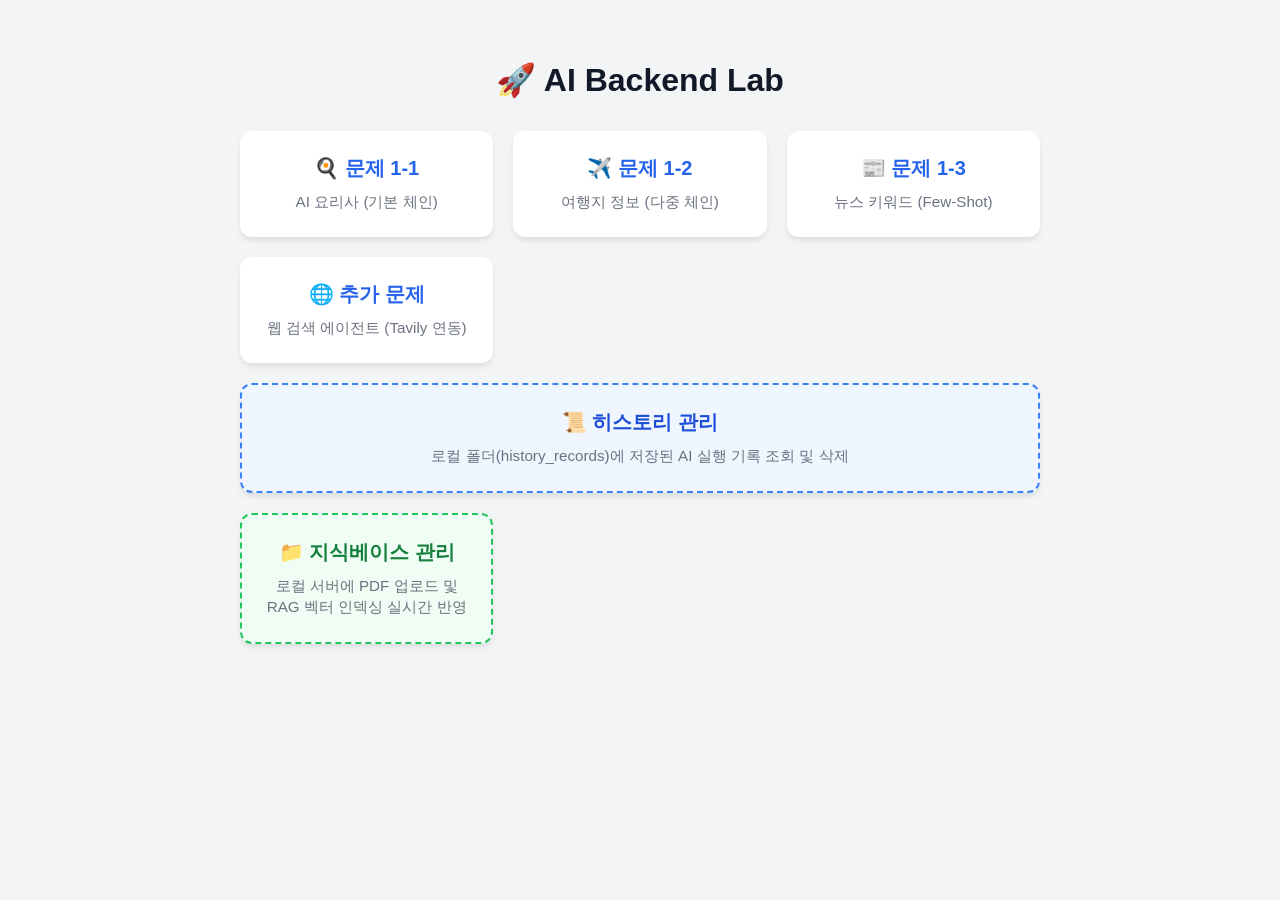
<file: FastApi/Frontend/index.html>
<!DOCTYPE html>
<html lang="ko">
<head>
    <meta charset="UTF-8">
    <title>AI Backend Lab - Home</title>
    <style>
        body { font-family: 'Pretendard', sans-serif; background-color: #f3f4f6; padding: 2rem; display: flex; justify-content: center; }
        .container { max-width: 800px; width: 100%; text-align: center; }
        h1 { color: #111827; margin-bottom: 2rem; }
        .menu-grid { display: grid; gap: 20px; grid-template-columns: repeat(auto-fit, minmax(250px, 1fr)); }
        .card { background: white; border-radius: 12px; padding: 24px; text-decoration: none; color: #1f2937; box-shadow: 0 4px 6px -1px rgba(0,0,0,0.1); transition: transform 0.2s; display: block; }
        .card:hover { transform: translateY(-5px); background: #f8fafc; }
        .card h2 { margin: 0 0 10px 0; font-size: 1.25rem; color: #2563eb; }
        .card p { margin: 0; font-size: 0.95rem; color: #6b7280; }
        .card.history { background: #eff6ff; border: 2px dashed #3b82f6; }
        .card.history h2 { color: #1d4ed8; }
    </style>
</head>
<body>
    <div class="container">
        <h1>🚀 AI Backend Lab</h1>
        <div class="menu-grid">
            <a href="recipe.html" class="card">
                <h2>🍳 문제 1-1</h2>
                <p>AI 요리사 (기본 체인)</p>
            </a>
            <a href="tour.html" class="card">
                <h2>✈️ 문제 1-2</h2>
                <p>여행지 정보 (다중 체인)</p>
            </a>
            <a href="news.html" class="card">
                <h2>📰 문제 1-3</h2>
                <p>뉴스 키워드 (Few-Shot)</p>
            </a>
            <a href="search.html" class="card">
                <h2>🌐 추가 문제</h2>
                <p>웹 검색 에이전트 (Tavily 연동)</p>
            </a>
            <a href="history.html" class="card history" style="grid-column: 1 / -1;">
                <h2>📜 히스토리 관리</h2>
                <p>로컬 폴더(history_records)에 저장된 AI 실행 기록 조회 및 삭제</p>
            </a>
            <a href="documents.html" class="card" style="background: #f0fdf4; border: 2px dashed #22c55e;">
                <h2 style="color: #15803d;">📁 지식베이스 관리</h2>
                <p>로컬 서버에 PDF 업로드 및 RAG 벡터 인덱싱 실시간 반영</p>
            </a>
        </div>
    </div>
</body>
</html>
</file>
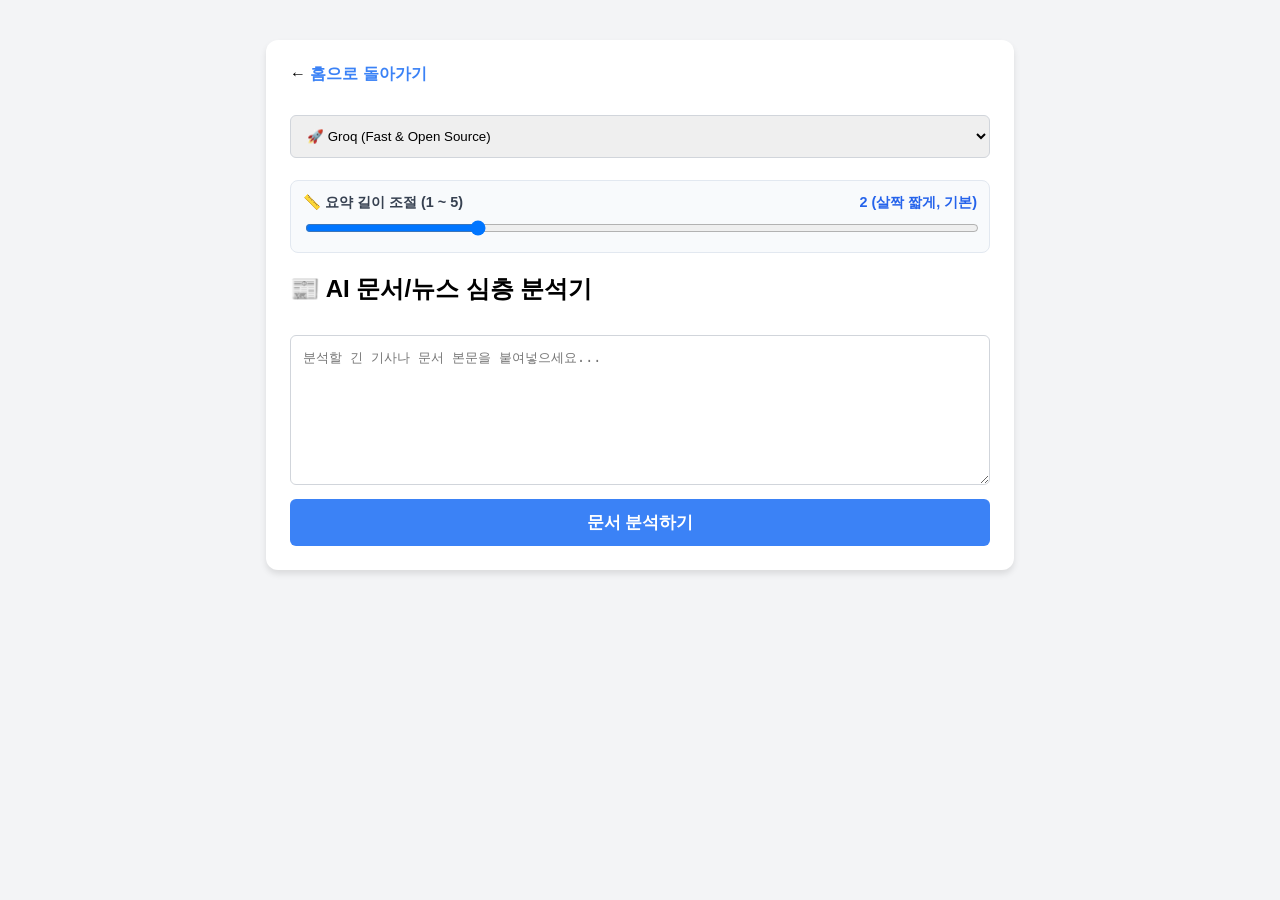
<file: FastApi/Frontend/news.html>
<!DOCTYPE html>
<html lang="ko">
<head>
    <meta charset="UTF-8">
    <title>AI 문서/뉴스 심층 분석기</title>
    <style>
        body { font-family: 'Pretendard', sans-serif; background: #f3f4f6; padding: 2rem; display: flex; justify-content: center; } 
        .container { max-width: 700px; width: 100%; background: white; padding: 24px; border-radius: 12px; box-shadow: 0 4px 6px rgba(0,0,0,0.1); } 
        .nav { margin-bottom: 20px; } 
        .nav a { color: #3b82f6; text-decoration: none; font-weight: bold; } 
        select, textarea { width: 100%; padding: 12px; margin: 10px 0; border: 1px solid #d1d5db; border-radius: 6px; box-sizing: border-box; }
        textarea { height: 150px; resize: vertical; line-height: 1.5; } 
        button { background: #3b82f6; color: white; border: none; padding: 12px 20px; border-radius: 6px; cursor: pointer; width: 100%; font-size: 1.05rem; font-weight: bold; transition: background 0.2s; } 
        button:hover { background: #2563eb; }
        button:disabled { background: #9ca3af; cursor: not-allowed; } 
        
        /* 개편된 결과창 스타일 */
        .result-box { margin-top: 24px; display: none; text-align: left; }
        .result-card { background: #f8fafc; border: 1px solid #e2e8f0; border-radius: 8px; padding: 20px; }
        
        .doc-title { font-size: 1.4rem; font-weight: bold; color: #1e3a8a; margin-top: 0; margin-bottom: 16px; line-height: 1.4; }
        .section-title { font-size: 1rem; font-weight: bold; color: #475569; margin: 16px 0 8px 0; display: flex; align-items: center; gap: 6px; }
        .doc-summary { color: #334155; line-height: 1.6; font-size: 1rem; margin-bottom: 16px; }
        
        /* 배지(태그) 스타일 */
        .tag-container { display: flex; flex-wrap: wrap; gap: 6px; margin-bottom: 16px; }
        .tag { padding: 4px 10px; border-radius: 20px; font-size: 0.85rem; font-weight: 600; }
        .tag-keyword { background: #dbeafe; color: #1e40af; border: 1px solid #bfdbfe; }
        .tag-entity { background: #fef3c7; color: #b45309; border: 1px solid #fde68a; }
        
        /* 리스트 스타일 */
        .takeaways { padding-left: 20px; margin: 0; color: #334155; line-height: 1.6; }
        .takeaways li { margin-bottom: 6px; }
    </style>
</head>
<body>
    <div class="container">
        <div class="nav">← <a href="/">홈으로 돌아가기</a></div>

        <select id="model-provider">
            <!-- 기존 클라우드 모델 (완벽 유지) -->
            <option value="groq">🚀 Groq (Fast & Open Source)</option>
            <option value="openai">🧠 OpenAI (GPT-4o-mini)</option>
            <option value="gemini">⚡ Google (Gemini 1.5 Flash)</option>
            <option value="upstage">☀️ Upstage (Solar 1 Mini)</option>

            <!-- ✨ 새로 추가된 사내 로컬 모델 -->
            <option value="ollama_qwen3">🦙 사내망 (Qwen 3: 8B)</option>
            <option value="ollama_qwen25">🦙 사내망 (Qwen 2.5: 0.5B)</option>
            <option value="ollama_deepseek">🧠 사내망 (DeepSeek-R1: 8B)</option>
        </select>

        <div style="margin: 12px 0; background: #f8fafc; padding: 12px; border-radius: 8px; border: 1px solid #e2e8f0;">
            <label for="length-range" style="font-size: 0.9rem; color: #374151; font-weight: bold; display: flex; justify-content: space-between;">
                <span>📏 요약 길이 조절 (1 ~ 5)</span>
                <span id="length-val" style="color: #2563eb; font-weight: bold;">2 (살짝 짧게, 기본)</span>
            </label>
            <input type="range" id="length-range" min="1" max="5" value="2" 
                   oninput="updateLengthLabel(this.value)"
                   style="width: 100%; margin-top: 8px; cursor: pointer;">
        </div>

        <h2>📰 AI 문서/뉴스 심층 분석기</h2>
        <textarea id="news-input" placeholder="분석할 긴 기사나 문서 본문을 붙여넣으세요..."></textarea>
        <button id="btn-submit" onclick="extractKeywords()">문서 분석하기</button>
        
        <!-- 결과가 출력될 컨테이너 -->
        <div id="result-box" class="result-box"></div>
    </div>

    <script>
        async function extractKeywords() {
            const input = document.getElementById('news-input').value.trim();
            const provider = document.getElementById('model-provider').value;
            const lengthLevel = parseInt(document.getElementById('length-range').value);
            const btn = document.getElementById('btn-submit');
            const resultBox = document.getElementById('result-box');
            
            if(input.length < 10) return alert("문서 내용을 조금 더 길게 입력하세요.");

            btn.disabled = true; btn.innerText = "🔍 AI가 문맥을 심층 분석 중입니다...";
            resultBox.style.display = 'none';

            try {
                const res = await fetch('/api/v1/news', { // 백엔드 라우터 경로에 맞게 수정 필요 시 수정
                    method: 'POST',
                    headers: { 'Content-Type': 'application/json' },
                    body: JSON.stringify({ 
                        news_text: input, 
                        provider: provider, 
                        length_level: lengthLevel
                    })
                });
                
                const data = await res.json();
                
                if(res.ok) {
                    // JSON 데이터를 HTML UI로 예쁘게 조립
                    resultBox.innerHTML = `
                    <div class="result-card">
                                <h3 class="doc-title">📑 ${data.title}</h3>
            
                                <div class="section-title">📝 내용 요약</div>
                                <div class="doc-summary">${data.summary}</div>
            
                                <div class="section-title">🔑 핵심 키워드</div>
                                <div class="tag-container">
                                    ${data.keywords.map(k => `<span class="tag tag-keyword">#${k}</span>`).join('')}
                                </div>
            
                                <div class="section-title">🏢 주요 인물 및 기관</div>
                                <div class="tag-container">
                                    ${data.entities.map(e => `<span class="tag tag-entity">${e}</span>`).join('')}
                                </div>
            
                                <div class="section-title">💡 핵심 시사점</div>
                                <ul class="takeaways">
                                    ${data.takeaways.map(t => `<li>${t}</li>`).join('')}
                                </ul>

                                <!-- 💡 API/JSON 스펙이 존재할 경우에만 렌더링되는 블록 -->
                                ${data.api_json_spec ? `
                                    <div class="section-title" style="margin-top: 24px;">💻 기술 및 API JSON 명세</div>
                                    <div style="background: #1e293b; color: #e2e8f0; padding: 16px; border-radius: 8px; font-family: monospace; white-space: pre-wrap; font-size: 0.9rem; overflow-x: auto; border: 1px solid #334155;">${data.api_json_spec}</div>
                                ` : ''}
                            </div>
                        `;
                } else {
                    resultBox.innerHTML = `<div class="result-card" style="color:red; font-weight:bold;">❌ 오류: ${data.detail}</div>`;
                }
                resultBox.style.display = 'block';
                
            } catch (e) { 
                resultBox.style.display = 'block';
                resultBox.innerHTML = `<div class="result-card" style="color:red; font-weight:bold;">🔌 백엔드 서버와 통신할 수 없습니다.</div>`; 
            }
            
            btn.disabled = false; btn.innerText = "문서 분석하기";
        }

        function updateLengthLabel(val) {
            const labels = {
                "1": "1 (아주 짧게 / 핵심만)",
                "2": "2 (살짝 짧게, 기본)",
                "3": "3 (보통 / 표준 단락)",
                "4": "4 (길고 상세하게)",
                "5": "5 (최대 상세 / 배경 포함)"
            };
            document.getElementById('length-val').innerText = labels[val] || val;
        }
    </script>
</body>
</html>
</file>
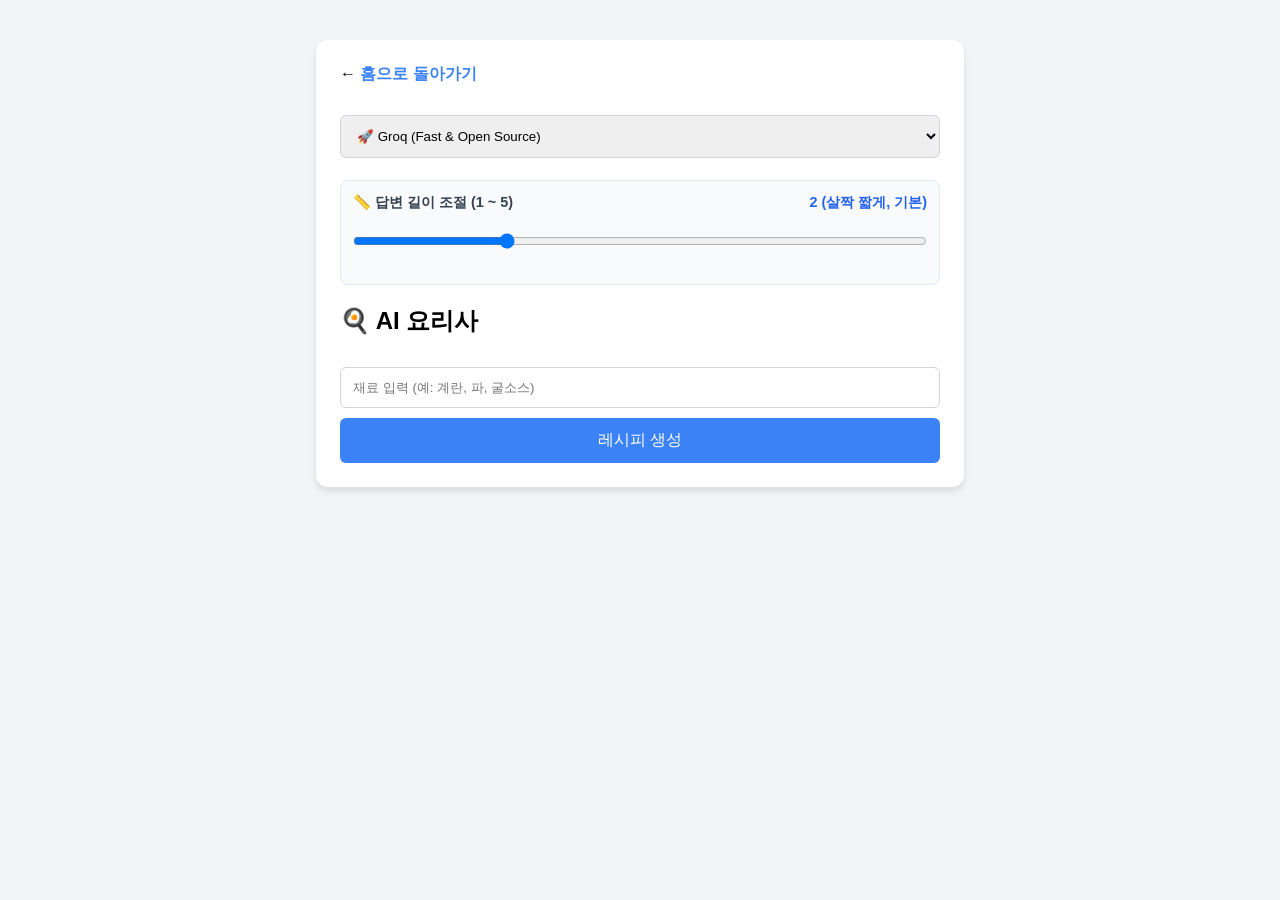
<file: FastApi/Frontend/recipe.html>
<!DOCTYPE html>
<html lang="ko">
<head>
    <meta charset="UTF-8">
    <title>AI 요리사</title>
    <style>
        body { font-family: sans-serif; background: #f3f4f6; padding: 2rem; display: flex; justify-content: center; }
        .container { max-width: 600px; width: 100%; background: white; padding: 24px; border-radius: 12px; box-shadow: 0 4px 6px rgba(0,0,0,0.1); }
        .nav { margin-bottom: 20px; }
        .nav a { color: #3b82f6; text-decoration: none; font-weight: bold; }
        select, input { width: 100%; padding: 12px; margin: 10px 0; border: 1px solid #d1d5db; border-radius: 6px; box-sizing: border-box; }
        button { background: #3b82f6; color: white; border: none; padding: 12px 20px; border-radius: 6px; cursor: pointer; width: 100%; font-size: 1rem; }
        button:disabled { background: #9ca3af; }
        .result-box { margin-top: 20px; padding: 16px; background: #f8fafc; border: 1px solid #e2e8f0; border-radius: 6px; display: none; white-space: pre-wrap; line-height: 1.5; }
    </style>
</head>
<body>
    <div class="container">
        <div class="nav">← <a href="/">홈으로 돌아가기</a></div>

        <select id="model-provider">
            <!-- 기존 클라우드 모델 (완벽 유지) -->
            <option value="groq">🚀 Groq (Fast & Open Source)</option>
            <option value="openai">🧠 OpenAI (GPT-4o-mini)</option>
            <option value="gemini">⚡ Google (Gemini 1.5 Flash)</option>
            <option value="upstage">☀️ Upstage (Solar 1 Mini)</option>

            <!-- ✨ 새로 추가된 사내 로컬 모델 -->
            <option value="ollama_qwen3">🦙 사내망 (Qwen 3: 8B)</option>
            <option value="ollama_qwen25">🦙 사내망 (Qwen 2.5: 0.5B)</option>
            <option value="ollama_deepseek">🧠 사내망 (DeepSeek-R1: 8B)</option>
        </select>

        <!-- 답변 길이 슬라이더 (기본값 2) -->
        <div style="margin: 12px 0; background: #f8fafc; padding: 12px; border-radius: 8px; border: 1px solid #e2e8f0;">
            <label for="length-range" style="font-size: 0.9rem; color: #374151; font-weight: bold; display: flex; justify-content: space-between;">
                <span>📏 답변 길이 조절 (1 ~ 5)</span>
                <span id="length-val" style="color: #2563eb; font-weight: bold;">2 (살짝 짧게, 기본)</span>
            </label>
            <input type="range" id="length-range" min="1" max="5" value="2" 
                   oninput="updateLengthLabel(this.value)"
                   style="width: 100%; margin-top: 8px; cursor: pointer;">
        </div>

        <h2>🍳 AI 요리사</h2>
        <input type="text" id="recipe-input" placeholder="재료 입력 (예: 계란, 파, 굴소스)">
        <button id="btn-submit" onclick="generateRecipe()">레시피 생성</button>
        <div id="result-box" class="result-box"></div>
    </div>

    <script>
        async function generateRecipe() {
            const input = document.getElementById('recipe-input').value.trim();
            const provider = document.getElementById('model-provider').value;
            const lengthLevel = parseInt(document.getElementById('length-range').value);
            const btn = document.getElementById('btn-submit');
            const resultBox = document.getElementById('result-box');
            
            if(!input) return alert("재료를 입력하세요.");

            btn.disabled = true; btn.innerText = "생성 중...";
            resultBox.style.display = 'block'; resultBox.innerText = "⏳ AI가 요리 중입니다...";

            try {
                const res = await fetch('/api/v1/recipe', {
                    method: 'POST',
                    headers: { 'Content-Type': 'application/json' },
                    body: JSON.stringify({ ingredients: input, provider: provider, length_level: lengthLevel })
                });
                const data = await res.json();
                resultBox.innerHTML = res.ok ? `<strong>[추천 요리]</strong><br><br>${data.result}` : `❌ 오류: ${data.detail}`;
            } catch (e) { resultBox.innerText = `🔌 통신 오류`; }
            
            btn.disabled = false; btn.innerText = "레시피 생성";
        }

        function updateLengthLabel(val) {
            const labels = {
                "1": "1 (아주 짧게/핵심만)",
                "2": "2 (살짝 짧게, 기본)",
                "3": "3 (보통/표준)",
                "4": "4 (길고 상세하게)",
                "5": "5 (최대 상세/풍부함)"
            };
            document.getElementById('length-val').innerText = labels[val] || val;
        }
    </script>
</body>
</html>
</file>
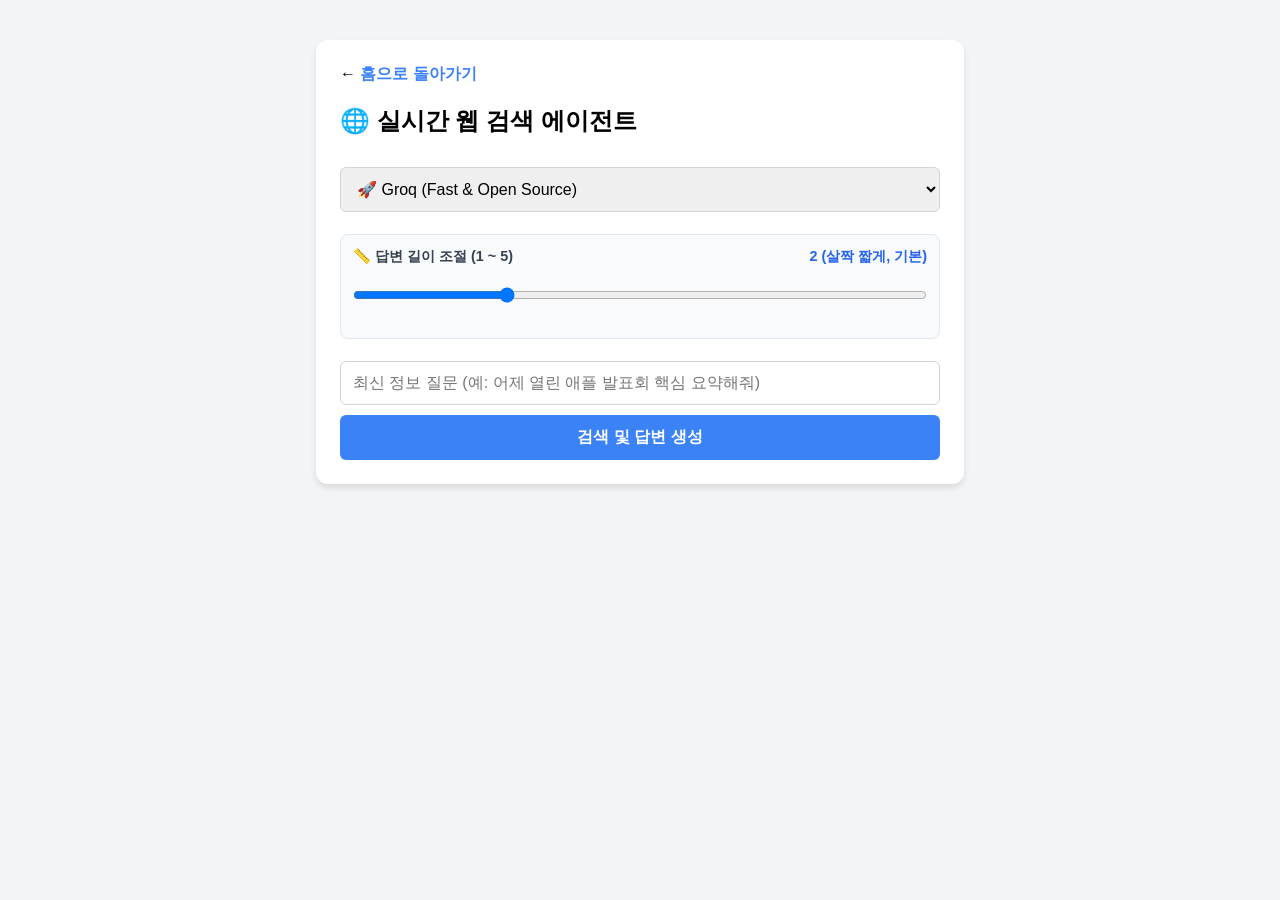
<file: FastApi/Frontend/search.html>
<!DOCTYPE html>
<html lang="ko">
<head>
    <meta charset="UTF-8">
    <title>웹 검색 에이전트</title>
    <style>
        body { font-family: sans-serif; background: #f3f4f6; padding: 2rem; display: flex; justify-content: center; } 
        .container { max-width: 600px; width: 100%; background: white; padding: 24px; border-radius: 12px; box-shadow: 0 4px 6px rgba(0,0,0,0.1); } 
        .nav { margin-bottom: 20px; } 
        .nav a { color: #3b82f6; text-decoration: none; font-weight: bold; } 
        input, select { width: 100%; padding: 12px; margin: 10px 0; border: 1px solid #d1d5db; border-radius: 6px; box-sizing: border-box; font-size: 1rem; } 
        button { background: #3b82f6; color: white; border: none; padding: 12px 20px; border-radius: 6px; cursor: pointer; width: 100%; font-size: 1rem; font-weight: bold; } 
        button:disabled { background: #9ca3af; } 
        .result-box { margin-top: 20px; padding: 16px; background: #f8fafc; border: 1px solid #e2e8f0; border-radius: 6px; display: none; white-space: pre-wrap; line-height: 1.5; }
    </style>
</head>
<body>
    <div class="container">
        <div class="nav">← <a href="/">홈으로 돌아가기</a></div>

        <h2>🌐 실시간 웹 검색 에이전트</h2>
        
        <select id="model-provider">
            <!-- 기존 클라우드 모델 (완벽 유지) -->
            <option value="groq">🚀 Groq (Fast & Open Source)</option>
            <option value="openai">🧠 OpenAI (GPT-4o-mini)</option>
            <option value="gemini">⚡ Google (Gemini 1.5 Flash)</option>
            <option value="upstage">☀️ Upstage (Solar 1 Mini)</option>

            <!-- ✨ 새로 추가된 사내 로컬 모델 -->
            <option value="ollama_qwen3">🦙 사내망 (Qwen 3: 8B)</option>
            <option value="ollama_qwen25">🦙 사내망 (Qwen 2.5: 0.5B)</option>
            <option value="ollama_deepseek">🧠 사내망 (DeepSeek-R1: 8B)</option>
        </select>

        <!-- 답변 길이 슬라이더 (기본값 2) -->
        <div style="margin: 12px 0; background: #f8fafc; padding: 12px; border-radius: 8px; border: 1px solid #e2e8f0;">
            <label for="length-range" style="font-size: 0.9rem; color: #374151; font-weight: bold; display: flex; justify-content: space-between;">
                <span>📏 답변 길이 조절 (1 ~ 5)</span>
                <span id="length-val" style="color: #2563eb; font-weight: bold;">2 (살짝 짧게, 기본)</span>
            </label>
            <input type="range" id="length-range" min="1" max="5" value="2" 
                   oninput="updateLengthLabel(this.value)"
                   style="width: 100%; margin-top: 8px; cursor: pointer;">
        </div>

        <input type="text" id="search-input" placeholder="최신 정보 질문 (예: 어제 열린 애플 발표회 핵심 요약해줘)">
        <button id="btn-submit" onclick="runSearch()">검색 및 답변 생성</button>
        <div id="result-box" class="result-box"></div>
    </div>

    <script>
        async function runSearch() {
            const input = document.getElementById('search-input').value.trim();
            const provider = document.getElementById('model-provider').value;
            const lengthLevel = parseInt(document.getElementById('length-range').value);
            const btn = document.getElementById('btn-submit');
            const resultBox = document.getElementById('result-box');
            
            if(!input) return alert("질문을 입력하세요.");

            btn.disabled = true; btn.innerText = "웹 검색 및 분석 중...";
            resultBox.style.display = 'block'; resultBox.innerText = `⏳ [${provider}] 모델이 Tavily를 통해 최신 웹 문서를 읽고 있습니다...`;

            try {
                const res = await fetch('/api/v1/search', {
                    method: 'POST',
                    headers: { 'Content-Type': 'application/json' },
                    body: JSON.stringify({ query: input, provider: provider, length_level: lengthLevel })
                });
                const data = await res.json();
                resultBox.innerHTML = res.ok ? `<strong>[답변]</strong><br><br>${data.result}` : `❌ 오류: ${data.detail}`;
            } catch (e) { resultBox.innerText = `🔌 통신 오류`; }
            
            btn.disabled = false; btn.innerText = "검색 및 답변 생성";
        }

        function updateLengthLabel(val) {
            const labels = {
                "1": "1 (아주 짧게/핵심만)",
                "2": "2 (살짝 짧게, 기본)",
                "3": "3 (보통/표준)",
                "4": "4 (길고 상세하게)",
                "5": "5 (최대 상세/풍부함)"
            };
            document.getElementById('length-val').innerText = labels[val] || val;
        }
    </script>
</body>
</html>
</file>
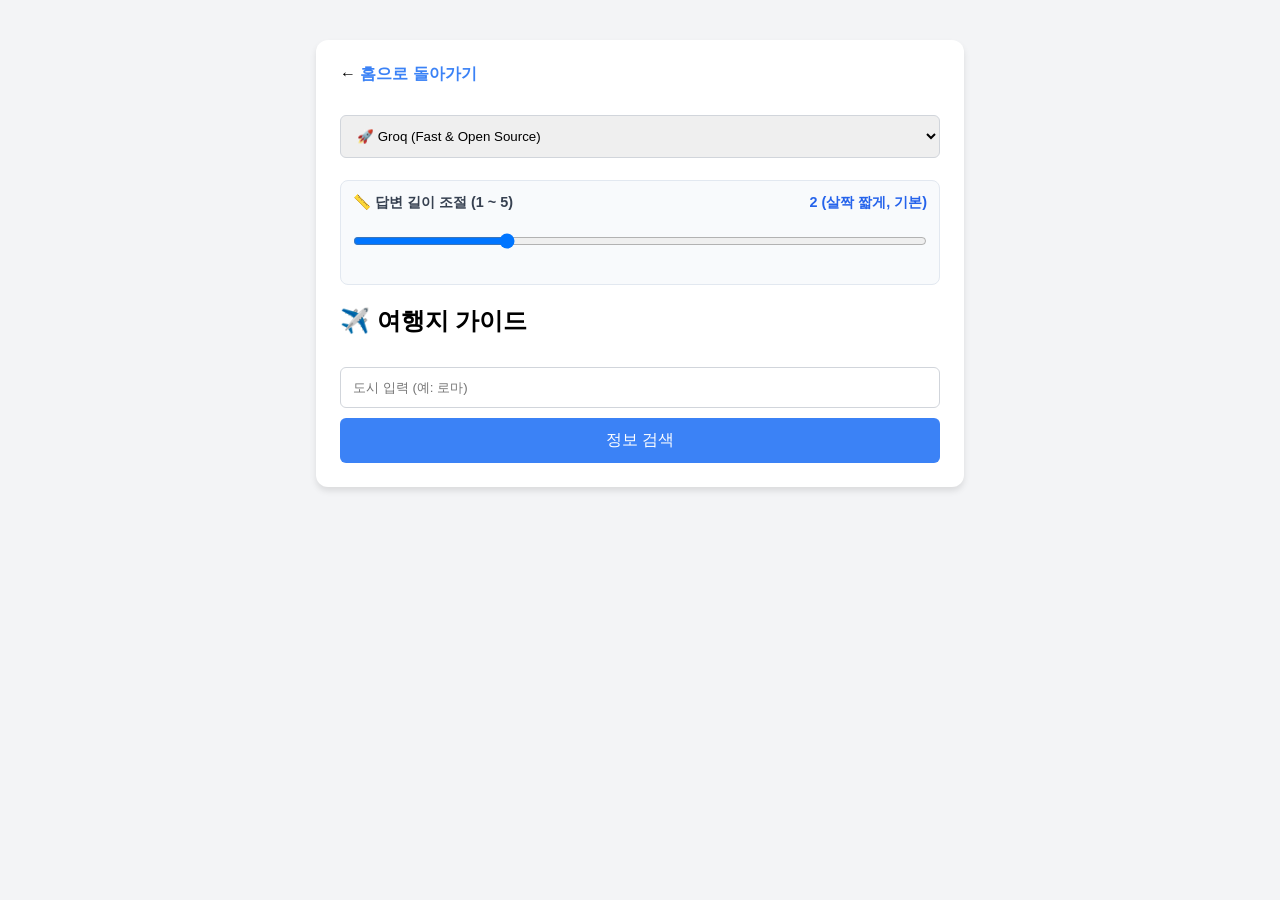
<file: FastApi/Frontend/tour.html>
<!DOCTYPE html>
<html lang="ko">
<head>
    <meta charset="UTF-8">
    <title>여행지 정보</title>
    <style>
        body { font-family: sans-serif; background: #f3f4f6; padding: 2rem; display: flex; justify-content: center; } 
        .container { max-width: 600px; width: 100%; background: white; padding: 24px; border-radius: 12px; box-shadow: 0 4px 6px rgba(0,0,0,0.1); } 
        .nav { margin-bottom: 20px; } 
        .nav a { color: #3b82f6; text-decoration: none; font-weight: bold; } 
        select, input { width: 100%; padding: 12px; margin: 10px 0; border: 1px solid #d1d5db; border-radius: 6px; box-sizing: border-box; } 
        button { background: #3b82f6; color: white; border: none; padding: 12px 20px; border-radius: 6px; cursor: pointer; width: 100%; font-size: 1rem; } 
        button:disabled { background: #9ca3af; } 
        .result-box { margin-top: 20px; padding: 16px; background: #f8fafc; border: 1px solid #e2e8f0; border-radius: 6px; display: none; white-space: pre-wrap; line-height: 1.5; }
    </style>
</head>
<body>
    <div class="container">
        <div class="nav">← <a href="/">홈으로 돌아가기</a></div>
        
        <select id="model-provider">
            <!-- 기존 클라우드 모델 (완벽 유지) -->
            <option value="groq">🚀 Groq (Fast & Open Source)</option>
            <option value="openai">🧠 OpenAI (GPT-4o-mini)</option>
            <option value="gemini">⚡ Google (Gemini 1.5 Flash)</option>
            <option value="upstage">☀️ Upstage (Solar 1 Mini)</option>

            <!-- ✨ 새로 추가된 사내 로컬 모델 -->
            <option value="ollama_qwen3">🦙 사내망 (Qwen 3: 8B)</option>
            <option value="ollama_qwen25">🦙 사내망 (Qwen 2.5: 0.5B)</option>
            <option value="ollama_deepseek">🧠 사내망 (DeepSeek-R1: 8B)</option>
        </select>

        <!-- 답변 길이 슬라이더 (기본값 2) -->
        <div style="margin: 12px 0; background: #f8fafc; padding: 12px; border-radius: 8px; border: 1px solid #e2e8f0;">
            <label for="length-range" style="font-size: 0.9rem; color: #374151; font-weight: bold; display: flex; justify-content: space-between;">
                <span>📏 답변 길이 조절 (1 ~ 5)</span>
                <span id="length-val" style="color: #2563eb; font-weight: bold;">2 (살짝 짧게, 기본)</span>
            </label>
            <input type="range" id="length-range" min="1" max="5" value="2" 
                   oninput="updateLengthLabel(this.value)"
                   style="width: 100%; margin-top: 8px; cursor: pointer;">
        </div>

        <h2>✈️ 여행지 가이드</h2>
        <input type="text" id="tour-input" placeholder="도시 입력 (예: 로마)">
        <button id="btn-submit" onclick="getTour()">정보 검색</button>
        <div id="result-box" class="result-box"></div>
    </div>

    <script>
        async function getTour() {
            const input = document.getElementById('tour-input').value.trim();
            const provider = document.getElementById('model-provider').value;
            const lengthLevel = parseInt(document.getElementById('length-range').value);
            const btn = document.getElementById('btn-submit');
            const resultBox = document.getElementById('result-box');
            
            if(!input) return alert("도시를 입력하세요.");

            btn.disabled = true; btn.innerText = "검색 중...";
            resultBox.style.display = 'block'; resultBox.innerText = "⏳ 랜드마크 정보를 가져오는 중...";

            try {
                const res = await fetch('/api/v1/tour', {
                    method: 'POST',
                    headers: { 'Content-Type': 'application/json' },
                    body: JSON.stringify({ location: input, provider: provider, length_level: lengthLevel })
                });
                const data = await res.json();
                resultBox.innerHTML = res.ok ? `<strong>📌 ${data.landmark}</strong><br><br>${data.details}` : `❌ 오류: ${data.detail}`;
            } catch (e) { resultBox.innerText = `🔌 통신 오류`; }
            
            btn.disabled = false; btn.innerText = "정보 검색";
        }

        function updateLengthLabel(val) {
            const labels = {
                "1": "1 (아주 짧게/핵심만)",
                "2": "2 (살짝 짧게, 기본)",
                "3": "3 (보통/표준)",
                "4": "4 (길고 상세하게)",
                "5": "5 (최대 상세/풍부함)"
            };
            document.getElementById('length-val').innerText = labels[val] || val;
        }
    </script>
</body>
</html>
</file>
